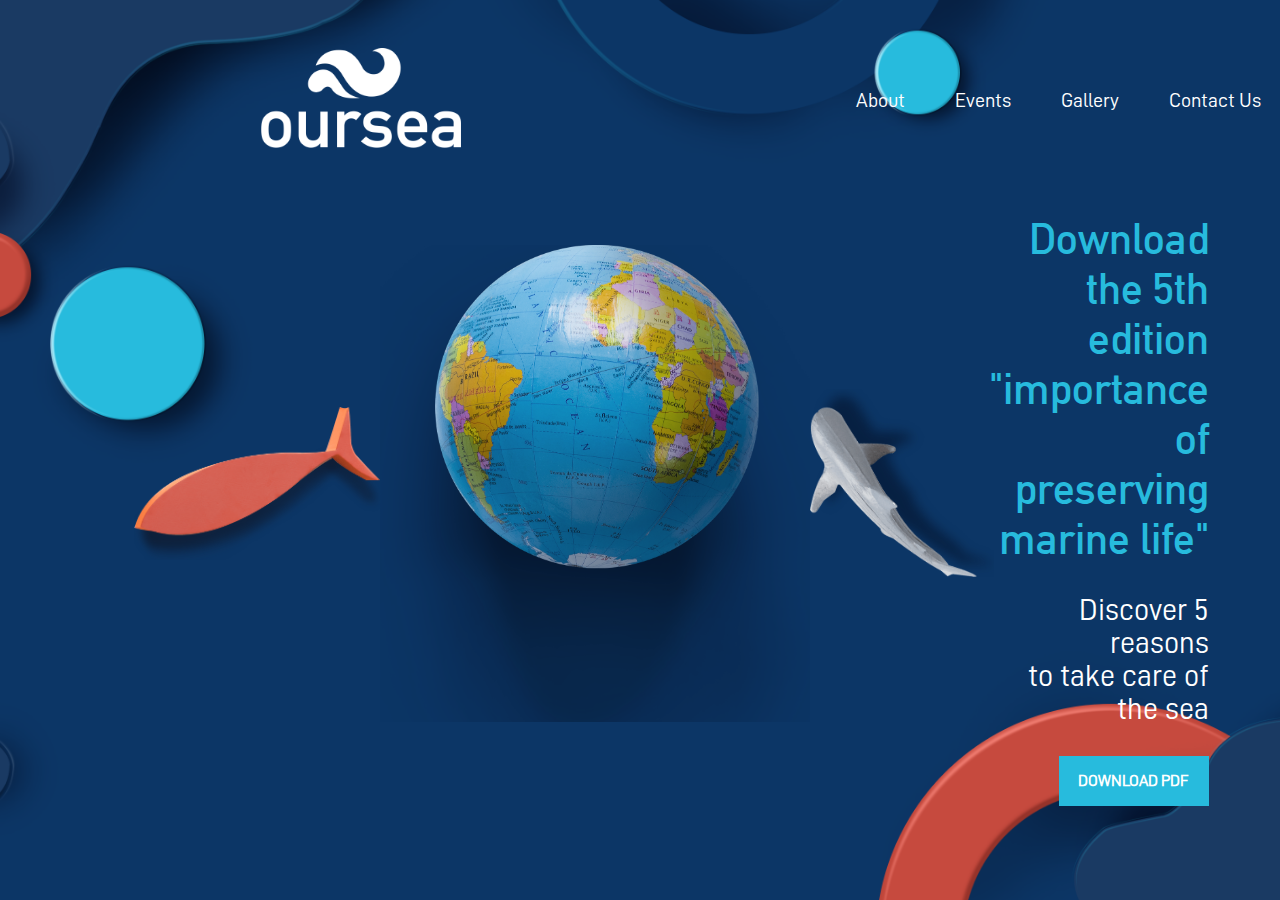
<file: index.html>
<!DOCTYPE html>
<html lang="en">
<head>
    <meta charset="UTF-8">
    <link rel="stylesheet" href="style.css">
    <link rel="stylesheet" href="header.css">
    <link rel="stylesheet" href="background.css">
    <title>Our Sea</title>

</head>
<body>
<header class="header">
    <div class="logo">
        <a href="index.html">
            <img src="images/logo.png" alt="Logo" width="200px" height="100px">
        </a>
    </div>
    <nav class="navbar">
        <ul class="links">
            <li>
                <div class="link_container">
                    <a class="navigation_links" href="about.html">About</a>
                </div>
            </li>
            <li>
                <div class="link_container">
                    <a class="navigation_links" href="events.html">Events</a>
                </div>
            </li>
            <li>
                <div class="link_container">
                    <a class="navigation_links" href="gallery.html">Gallery</a>
                </div>
            </li>
            <li>
                <div class="link_container">
                    <a class="navigation_links" href="form.html">Contact Us</a>
                </div>
            </li>
        </ul>
    </nav>
</header>
<main class="main">
    <div class="container">
        <div class="img_container">
            <div class="fish_container">
                <img class="fish" src="images/image.png" alt="Fish">
            </div>
            <div class="earth_container">
                <img class="earth" src="images/image_2.png" alt="Earth">
            </div>
            <div class="shark_container">
                <img class="shark" src="images/image_3.png" alt="Shark">
            </div>
        </div>
        <div class="about_site">
            <div class="paragraph">
                Download the 5th edition
                "importance of preserving
                marine life"
            </div>
            <div class="over_butt_text">
                Discover 5 reasons<br>to take care of the sea
            </div>
            <div class="butt_container">
                <button class="download_butt">
                    DOWNLOAD PDF
                </button>
            </div>
        </div>
    </div>
</main>
<!--<footer>
    <div class="subtitle">
        let`s take care of our sea
    </div>
</footer>-->

</body>
</html>
</file>
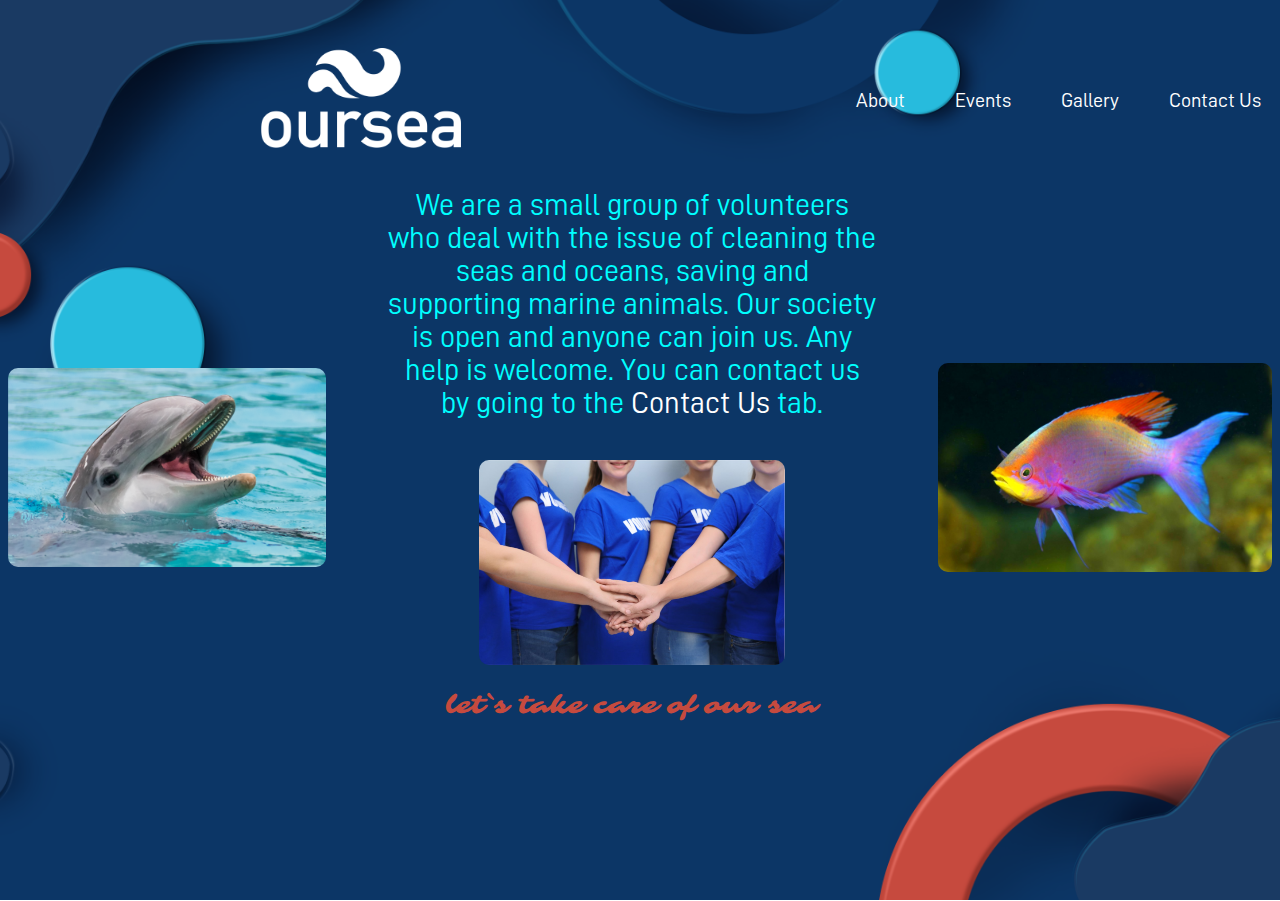
<file: about.html>
<!DOCTYPE html>
<html lang="en">
<head>
    <meta charset="UTF-8">
    <title>About Our Sea</title>
    <link rel="stylesheet" href="header.css">
    <link rel="stylesheet" href="background.css">
    <link rel="stylesheet" href="about_styles.css">
</head>
<body>
<header class="header">
    <div class="logo">
        <a href="index.html">
            <img src="images/logo.png" alt="Logo" width="200px" height="100px">
        </a>
    </div>
    <nav class="navbar">
        <ul class="links">
            <li>
                <div class="link_container">
                    <a class="navigation_links" href="about.html">About</a>
                </div>
            </li>
            <li>
                <div class="link_container">
                    <a class="navigation_links" href="events.html">Events</a>
                </div>
            </li>
            <li>
                <div class="link_container">
                    <a class="navigation_links" href="gallery.html">Gallery</a>
                </div>
            </li>
            <li>
                <div class="link_container">
                    <a class="navigation_links" href="form.html">Contact Us</a>
                </div>
            </li>
        </ul>
    </nav>
</header>
<main class="main">
    <div class="first_img">
        <img class="dolphin" src="images/dolphin1.png" alt="dolphin">
    </div>
    <div class="middle_container">
        <div class="about_text">
            We are a small group of volunteers who deal with the issue
            of cleaning the seas and oceans, saving and supporting marine animals.
            Our society is open and anyone can join us. Any help is welcome.
            You can contact us by going to the
            <a class="navigation_links" href="form.html">Contact Us</a> tab.
        </div>
        <div class="img_container">
            <img class="volunteers" src="images/volunteers.jpg" alt="volunteers">
        </div>
        <p class="subtitle">let`s take care of our sea</p>
    </div>
    <div class="sec_img">
        <img class="fish2" src="images/fish2.jpg" alt="fish">
    </div>
</main>
</body>
</html>
</file>
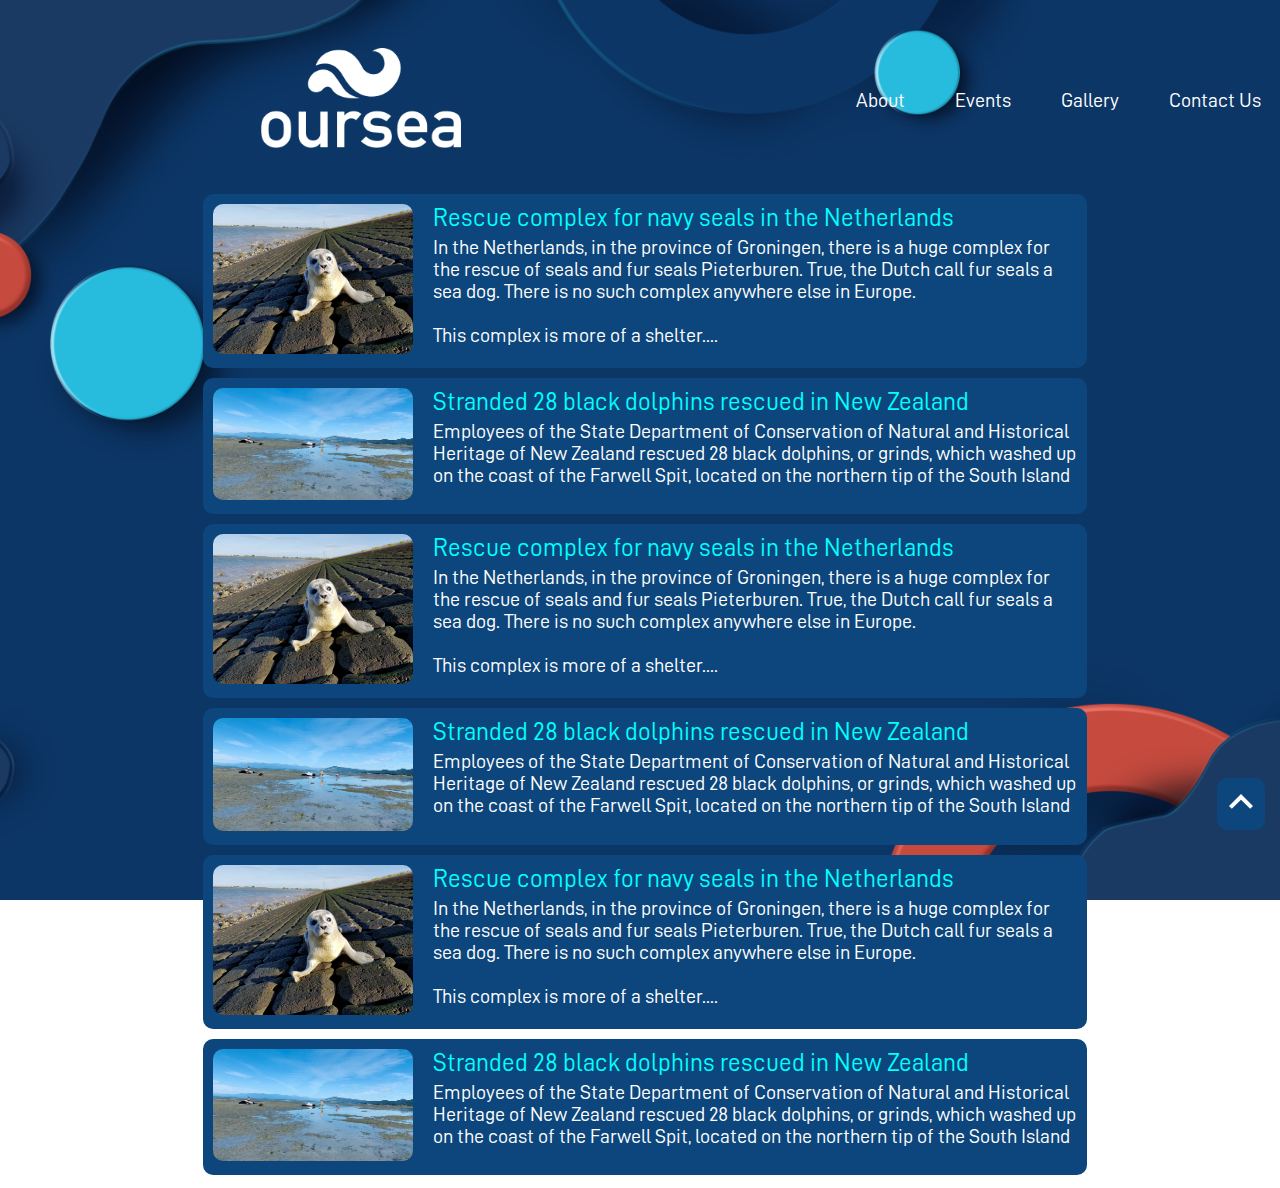
<file: events.html>
<!DOCTYPE html>
<html lang="en">
<head>
    <meta charset="UTF-8">
    <link rel="stylesheet" href="header.css">
    <link rel="stylesheet" href="background.css">
    <link rel="stylesheet" href="events_style.css">

    <title>Events</title>

</head>
<body>
<a name="top"></a>
<header class="header">
    <div class="logo">
        <a href="index.html">
            <img src="images/logo.png" alt="Logo" width="200px" height="100px">
        </a>
    </div>
    <nav class="navbar">
        <ul class="links">
            <li>
                <div class="link_container">
                    <a class="navigation_links" href="about.html">About</a>
                </div>
            </li>
            <li>
                <div class="link_container">
                    <a class="navigation_links" href="events.html">Events</a>
                </div>
            </li>
            <li>
                <div class="link_container">
                    <a class="navigation_links" href="gallery.html">Gallery</a>
                </div>
            </li>
            <li>
                <div class="link_container">
                    <a class="navigation_links" href="form.html">Contact Us</a>
                </div>
            </li>
        </ul>
    </nav>
</header>
<main class="main">
    <div class="events_container">
        <div class="event">
            <div class="event_logo">
                <img class="event_logo_img" src="images/marine_cat.png" alt="marine cat">
            </div>
            <div class="event_text">
                <p class="title">
                    Rescue complex for navy seals in the Netherlands
                </p>
                In the Netherlands, in the province of Groningen, there is a huge complex
                for the rescue of seals and fur seals Pieterburen. True, the Dutch call fur
                seals a sea dog. There is no such complex anywhere else in Europe.
                <br><br>
                This complex is more of a shelter....
            </div>
        </div>
        <div class="event">
            <div class="event_logo">
                <img class="event_logo_img" src="images/dolphin_resque.jpg" alt="dolphin">
            </div>
            <div class="event_text">
                <p class="title">
                Stranded 28 black dolphins rescued in New Zealand
                </p>
                Employees of the State Department of Conservation of Natural and Historical
                Heritage of New Zealand rescued 28 black dolphins, or grinds, which washed
                up on the coast of the Farwell Spit, located on the northern tip of the
                South Island
            </div>
        </div>
        <div class="event">
            <div class="event_logo">
                <img class="event_logo_img" src="images/marine_cat.png" alt="marine cat">
            </div>
            <div class="event_text">
                <p class="title">
                    Rescue complex for navy seals in the Netherlands
                </p>
                In the Netherlands, in the province of Groningen, there is a huge complex
                for the rescue of seals and fur seals Pieterburen. True, the Dutch call fur
                seals a sea dog. There is no such complex anywhere else in Europe.
                <br><br>
                This complex is more of a shelter....
            </div>
        </div>
        <div class="event">
            <div class="event_logo">
                <img class="event_logo_img" src="images/dolphin_resque.jpg" alt="dolphin">
            </div>
            <div class="event_text">
                <p class="title">
                    Stranded 28 black dolphins rescued in New Zealand
                </p>
                Employees of the State Department of Conservation of Natural and Historical
                Heritage of New Zealand rescued 28 black dolphins, or grinds, which washed
                up on the coast of the Farwell Spit, located on the northern tip of the
                South Island
            </div>
        </div>
        <div class="event">
            <div class="event_logo">
                <img class="event_logo_img" src="images/marine_cat.png" alt="marine cat">
            </div>
            <div class="event_text">
                <p class="title">
                    Rescue complex for navy seals in the Netherlands
                </p>
                In the Netherlands, in the province of Groningen, there is a huge complex
                for the rescue of seals and fur seals Pieterburen. True, the Dutch call fur
                seals a sea dog. There is no such complex anywhere else in Europe.
                <br><br>
                This complex is more of a shelter....
            </div>
        </div>
        <div class="event">
            <div class="event_logo">
                <img class="event_logo_img" src="images/dolphin_resque.jpg" alt="dolphin">
            </div>
            <div class="event_text">
                <p class="title">
                    Stranded 28 black dolphins rescued in New Zealand
                </p>
                Employees of the State Department of Conservation of Natural and Historical
                Heritage of New Zealand rescued 28 black dolphins, or grinds, which washed
                up on the coast of the Farwell Spit, located on the northern tip of the
                South Island
            </div>
        </div>
    </div>
    <div class="up_butt">
        <a href="#top">
            <img class="up_butt_img" src="images/up_arrow.svg" alt="">
        </a>
    </div>
</main>

</body>
</html>
</file>
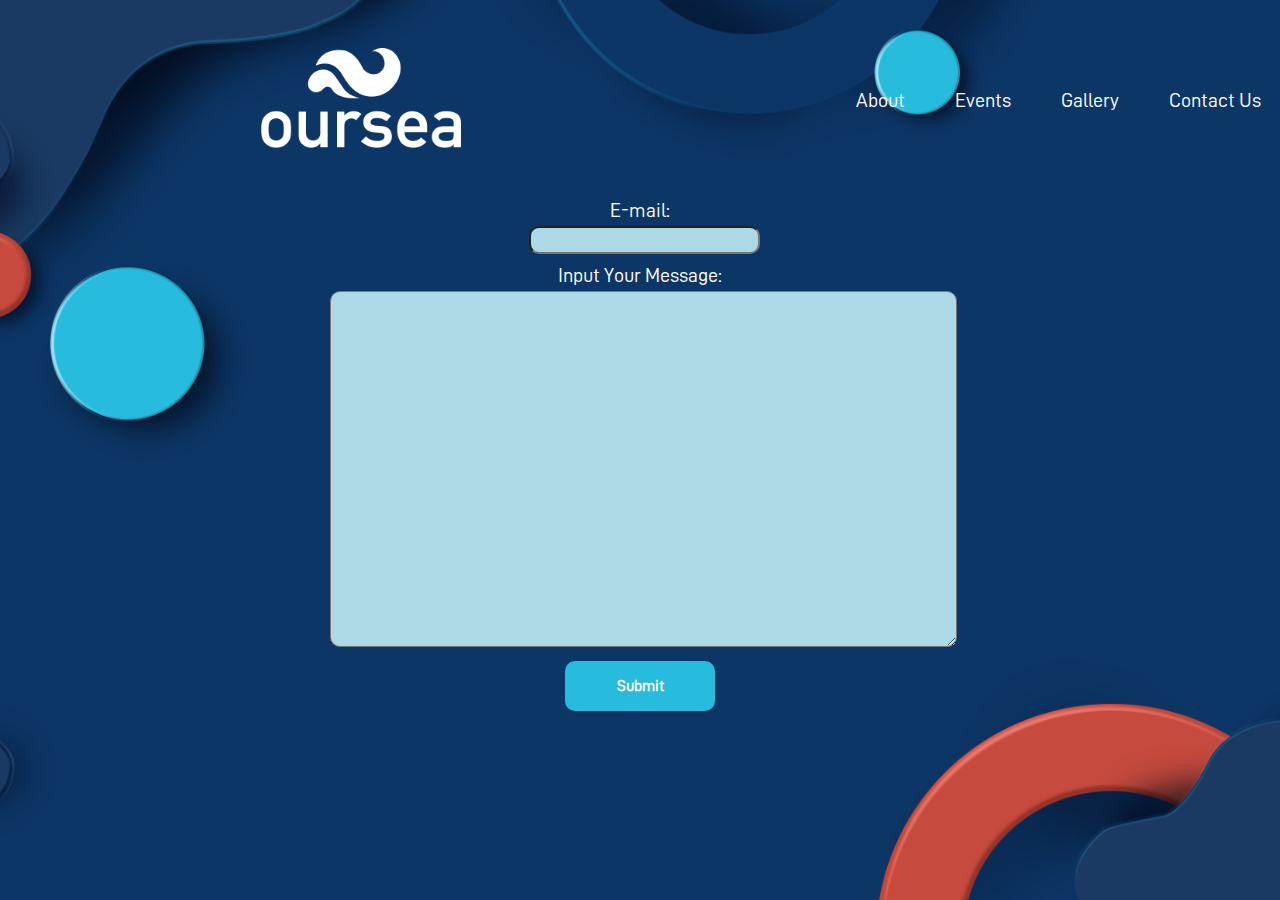
<file: form.html>
<!DOCTYPE html>
<html lang="en">
<head>
    <meta charset="UTF-8">
    <link rel="stylesheet" href="header.css">
    <link rel="stylesheet" href="background.css">
    <link rel="stylesheet" href="form_style.css">
    <title>Contact Us</title>
</head>
<body>
<header class="header">
    <div class="logo">
        <a href="index.html">
            <img src="images/logo.png" alt="Logo" width="200px" height="100px">
        </a>
    </div>
    <nav class="navbar">
        <ul class="links">
            <li>
                <div class="link_container">
                    <a class="navigation_links" href="about.html">About</a>
                </div>
            </li>
            <li>
                <div class="link_container">
                    <a class="navigation_links" href="events.html">Events</a>
                </div>
            </li>
            <li>
                <div class="link_container">
                    <a class="navigation_links" href="gallery.html">Gallery</a>
                </div>
            </li>
            <li>
                <div class="link_container">
                    <a class="navigation_links" href="form.html">Contact Us</a>
                </div>
            </li>
        </ul>
    </nav>
</header>
<main class="main">
    <form class="form">
        <div class="email_input">
            <div>
                <label for="email">E-mail:</label>
            </div>
            <div>
                <input type="email" id="email" required>
            </div>
        </div>
        <div class="msg_input">
            <div>
                <label for="msg">Input Your Message:</label>
            </div>
            <div>
                <textarea cols="60" rows="20" id="msg"></textarea>
            </div>
            <div>
                <input type="submit" id="submit_butt">
            </div>
        </div>
    </form>
</main>
</body>
</html>
</file>
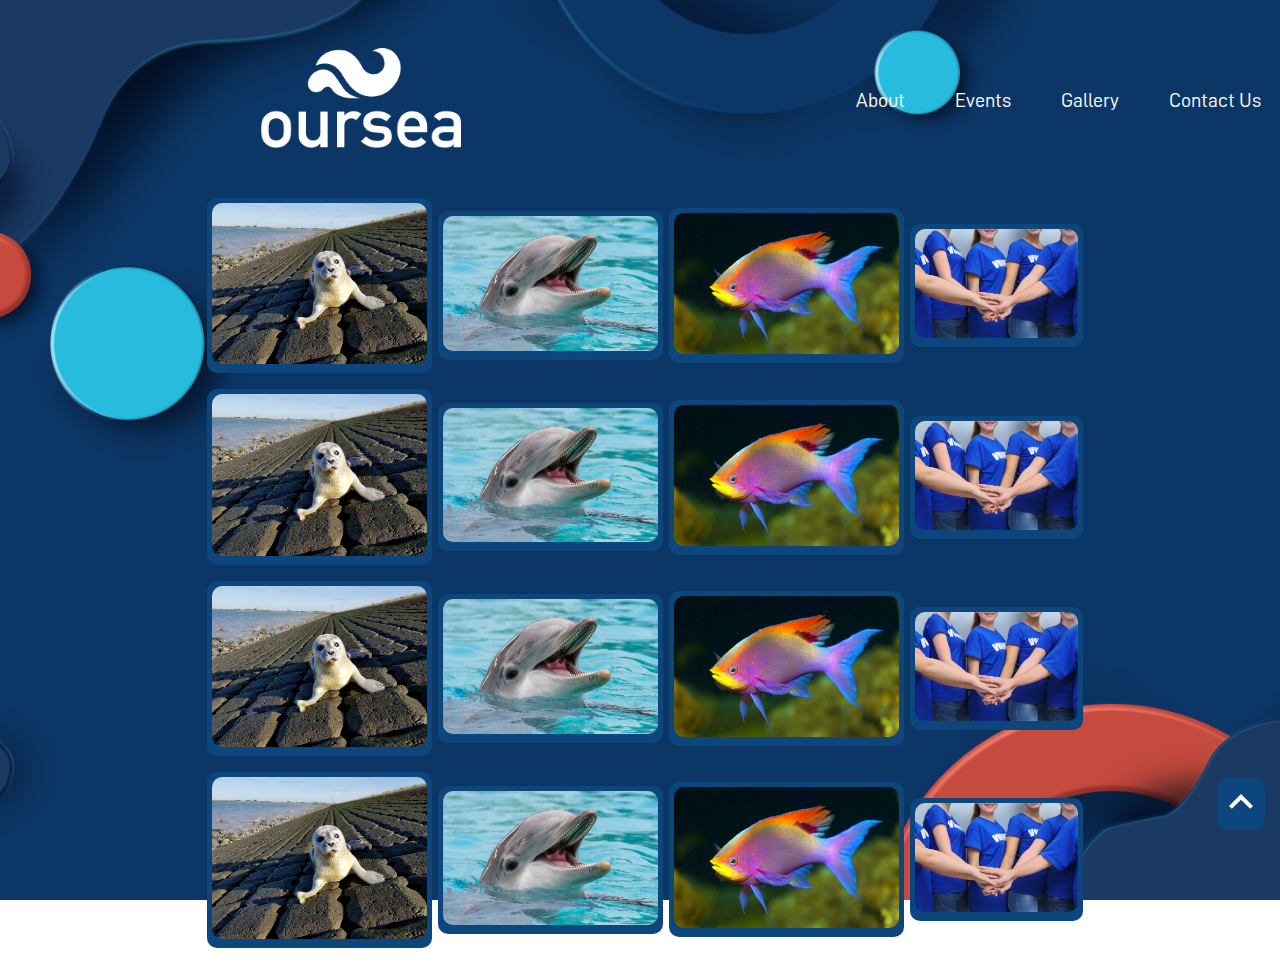
<file: gallery.html>
<!DOCTYPE html>
<html lang="en">
<head>
    <meta charset="UTF-8">
    <link rel="stylesheet" href="header.css">
    <link rel="stylesheet" href="background.css">
    <link rel="stylesheet" href="gallery_style.css">
    <title>Gallery</title>

</head>
<body>
<a name="top"></a>
<header class="header">
    <div class="logo">
        <a href="index.html">
            <img src="images/logo.png" alt="Logo" width="200px" height="100px">
        </a>
    </div>
    <nav class="navbar">
        <ul class="links">
            <li>
                <div class="link_container">
                    <a class="navigation_links" href="about.html">About</a>
                </div>
            </li>
            <li>
                <div class="link_container">
                    <a class="navigation_links" href="events.html">Events</a>
                </div>
            </li>
            <li>
                <div class="link_container">
                    <a class="navigation_links" href="gallery.html">Gallery</a>
                </div>
            </li>
            <li>
                <div class="link_container">
                    <a class="navigation_links" href="form.html">Contact Us</a>
                </div>
            </li>
        </ul>
    </nav>
</header>
<main class="main">
    <div class="gallery_container">
        <table>
            <tr>
                <td>
                    <div class="gallery_cell">
                        <img class="gallery_img" src="images/marine_cat.png" alt="Logo">
                    </div>
                </td>
                <td>
                    <div class="gallery_cell">
                        <img class="gallery_img" src="images/dolphin1.png" alt="Logo">
                    </div>
                </td>
                <td>
                    <div class="gallery_cell">
                        <img class="gallery_img" src="images/fish2.jpg" alt="Logo">
                    </div>
                </td>
                <td>
                    <div class="gallery_cell">
                        <img class="gallery_img" src="images/volunteers.jpg" alt="Logo">
                    </div>
                </td>
            </tr>
            <tr>
                <td>
                    <div class="gallery_cell">
                        <img class="gallery_img" src="images/marine_cat.png" alt="Logo">
                    </div>
                </td>
                <td>
                    <div class="gallery_cell">
                        <img class="gallery_img" src="images/dolphin1.png" alt="Logo">
                    </div>
                </td>
                <td>
                    <div class="gallery_cell">
                        <img class="gallery_img" src="images/fish2.jpg" alt="Logo">
                    </div>
                </td>
                <td>
                    <div class="gallery_cell">
                        <img class="gallery_img" src="images/volunteers.jpg" alt="Logo">
                    </div>
                </td>
            </tr>
            <tr>
                <td>
                    <div class="gallery_cell">
                        <img class="gallery_img" src="images/marine_cat.png" alt="Logo">
                    </div>
                </td>
                <td>
                    <div class="gallery_cell">
                        <img class="gallery_img" src="images/dolphin1.png" alt="Logo">
                    </div>
                </td>
                <td>
                    <div class="gallery_cell">
                        <img class="gallery_img" src="images/fish2.jpg" alt="Logo">
                    </div>
                </td>
                <td>
                    <div class="gallery_cell">
                        <img class="gallery_img" src="images/volunteers.jpg" alt="Logo">
                    </div>
                </td>
            </tr>
            <tr>
                <td>
                    <div class="gallery_cell">
                        <img class="gallery_img" src="images/marine_cat.png" alt="Logo">
                    </div>
                </td>
                <td>
                    <div class="gallery_cell">
                        <img class="gallery_img" src="images/dolphin1.png" alt="Logo">
                    </div>
                </td>
                <td>
                    <div class="gallery_cell">
                        <img class="gallery_img" src="images/fish2.jpg" alt="Logo">
                    </div>
                </td>
                <td>
                    <div class="gallery_cell">
                        <img class="gallery_img" src="images/volunteers.jpg" alt="Logo">
                    </div>
                </td>
            </tr>
        </table>
    </div>
    <div class="up_butt">
        <a href="#top">
            <img class="up_butt_img" src="images/up_arrow.svg" alt="">
        </a>
    </div>
</main>

</body>
</html>
</file>
<file: style.css>
@font-face {
    font-family: D-DIN;
    src: url("fonts/d-din.regular.ttf");
    font-style: normal;
    font-weight: normal;
}

@font-face {
    font-family: DINAlternate;
    src: url("fonts/DINAlternate-Bold.ttf");
    font-style: normal;
    font-weight: bold;
}

.paragraph {
    font-size: 43px;
    font-family: DINAlternate, sans-serif;
    color: rgb(39, 187, 221);
    text-align: right;
}

.over_butt_text {
    font-size: 30px;
    font-family: D-DIN, sans-serif;
    margin-top: 30px;
    margin-bottom: 30px;
    color: white;
    text-align: right;
    display: flex;
    flex-direction: column;
}

.butt_container {
    position: relative;
}

.download_butt {
    cursor: pointer;
    outline: none;
    color: white;
    font-size: 16px;
    font-family: D-DIN, sans-serif;
    font-weight: bold;
    position: absolute;
    right: 0;
    border: none;
    background: rgb(39, 187, 221);
    width: 150px;
    height: 50px;
}


.download_butt:hover {
    background: white;
    color: rgb(39, 187, 221);
    transition: .5s;
}

.main {
    width: 100%;
    display: flex;
    flex-direction: row;
    justify-content: flex-start;
}

.container {
    min-width: 800px;
    width: 100%;
    display: flex;
    padding-top: 2%;
    padding-right: 5%;
    padding-left: 10%;
    flex-direction: row;
    align-items: center;
}

.about_site {
    align-self: flex-start;
    width: 20%;
    display: flex;
    flex-direction: column;
    align-items: flex-end;
}

.img_container {
    width: 80%;
    display: flex;
    flex-direction: row;
    align-items: center;
}

.earth_container {
    width: 70%;
}

.shark_container {
    width: 30%;
}

.fish_container {
    width: 40%;
}

.fish {
    width: 100%;
}

.earth {
    width: 100%;
}

.shark {
    width: 100%;
}
</file>
<file: header.css>
@font-face {
    font-family: D-DIN;
    src: url("fonts/d-din.regular.ttf");
    font-style: normal;
    font-weight: normal;
}

@font-face {
    font-family: Sarina;
    src: url("fonts/sarina.regular.ttf");
    font-style: normal;
    font-weight: normal;
}


::-webkit-scrollbar-track {
    background-color: #0d467c;
}

::-webkit-scrollbar-thumb {
    -webkit-border-radius: 10px;
    border-radius: 10px;
    background-color:#6dc0c8;
}

::-webkit-scrollbar-thumb:hover{
    background-color:#56999f;
}

::-webkit-scrollbar{
    width: 4px;
    height: 4px;
}

header {
    display: flex;
    flex-direction: row;
    padding-top: 40px;
    padding-bottom: 37px;
    padding-left: 20%;
    align-items: center;
    justify-items: center;
}

.navbar {
    position: relative;
    padding-left: 20%;
}

.links {
    width: 100%;
    font-family: D-DIN, sans-serif;
    display: flex;
    flex-direction: row;
    list-style-type: none;
}

.links li {
    padding-left: 50px;
}

.navigation_links {
    text-decoration: none;
    font-size: 20px;
    color: white;
}


.navigation_links:hover {
    color: aqua;
}

.navigation_links:hover:after {
    opacity: 1;
}

.link_container {
    position: relative;
    display: flex;
    flex-direction: column;
}

.navigation_links:after {
    content: "";
    display: block;
    width: 100%;
    height: 1px;
    opacity: 0;

    background-color: aqua;

    position: absolute;
    top: 100%;
    left: 0;
    z-index: 1;

}

.logo {
    width: 30%;
}
</file>
<file: background.css>
html {
    background-image: url("images/background.png");
    background-repeat: no-repeat;
    background-position: center center;
    background-attachment: fixed;
    background-size: cover;
}
</file>
<file: about_styles.css>
@font-face {
    font-family: D-DIN;
    src: url("fonts/d-din.regular.ttf");
    font-style: normal;
    font-weight: normal;
}

.main {
    display: flex;
    width: 100%;
    justify-content: center;
    align-items: center;
    flex-direction: row;
}

.about_text {
    width: 80%;
    font-family: D-DIN, sans-serif;
    font-size: 30px;
    text-align: center;
    color: aqua;
}

.about_text .navigation_links {
    width: 100%;
    font-size: 30px;
}

.img_container {
    margin-top: 40px;
    display: flex;
    width: 50%;
    justify-content: center;
    align-items: center;
}

.first_img {
    height: 100%;
    width: available;
    display: flex;
    justify-content: center;
    align-items: center;
}

.dolphin {
    width: 100%;
    border-radius: 10px;
}

.sec_img {
    height: 100%;
    width: available;
    display: flex;
    justify-content: center;
    align-items: center;
}

.fish2 {
    width: 100%;
    border-radius: 10px;
}

.middle_container {
    display: flex;
    width: available;
    height: 100%;
    justify-content: center;
    align-items: center;
    flex-direction: column;
}

.volunteers {
    width: 100%;
    border-radius: 10px;
}


.subtitle {
    font-size: 25px;
    font-family: Sarina, sans-serif;
    color: rgb(198, 74, 62);
}
</file>
<file: events_style.css>
@font-face {
    font-family: D-DIN;
    src: url("fonts/d-din.regular.ttf");
    font-style: normal;
    font-weight: normal;
}

.main {
    display: flex;
    justify-content: center;
    flex-direction: row;
}

.events_container {
    display: flex;
    flex-direction: column;
    width: 70%;
}

.event {
    display: flex;
    flex-direction: row;
    width: 100%;
    background-color: #0d467c;
    color: white;
    border-radius: 10px;
    margin: 5px;
}

.title {
    font-size: 25px;
    color: aqua;
    margin: 0;
    margin-bottom: 5px;
}

.event_logo {
    padding: 10px;
}

.event_logo_img {
    width: 200px;
    border-radius: 10px;
}

.event_text {
    padding: 10px;
    font-family: D-DIN, sans-serif;
    font-size: 20px;
    text-align: left;
}

.event:hover {
    cursor: pointer;
    background-color: #4082bf;
    transition: .5s;
}

.up_butt {
    position:fixed;
    z-index: 999;
    bottom:70px;
    right:15px;
    cursor:pointer;
    background-color: #0d467c;
    border-radius: 10px;
}

.up_butt:hover {
    background-color: #4082bf;
    transition: .5s;
}
</file>
<file: form_style.css>
@font-face {
    font-family: DINAlternate;
    src: url("fonts/DINAlternate-Bold.ttf");
    font-style: normal;
    font-weight: bold;
}

@font-face {
    font-family: D-DIN;
    src: url("fonts/d-din.regular.ttf");
    font-style: normal;
    font-weight: normal;
}

.main {
    display: flex;
    width: 100%;
    flex-direction: column;
    margin-top: 10px;
    align-items: center;
}

.form {
    font-family: D-DIN, sans-serif;
    font-size: 20px;
    color: white;
    margin-left: 25%;
    margin-right: 25%;
    align-items: center;
}

.email_input {
    display: flex;
    flex-direction: column;
    align-items: center;
    margin-bottom: 10px;
    width: 100%;
}

.msg_input {
    width: 100%;
    display: flex;
    flex-direction: column;
    align-items: center;
}

#email {
    background-color: lightblue;
    margin-top: 5px;
    outline-color: rgb(39, 187, 221);
    width: 100%;
    text-align: center;
    font-family: D-DIN, sans-serif;
    color: rgb(12, 54, 102);
    font-weight: bold;
    font-size: 20px;
    border-radius: 10px;
}

#email:hover {
    background-color: white;
    transition: .5s;
}

#msg:hover {
    background-color: white;
    transition: .5s;
}

#msg {
    width: 100%;
    background-color: lightblue;
    margin-top: 5px;
    outline-color: rgb(39, 187, 221);
    text-align: left;
    height: 350px;
    font-family: D-DIN, sans-serif;
    color: rgb(12, 54, 102);
    font-weight: bold;
    font-size: 20px;
    border-radius: 10px;
}

#submit_butt {
    margin-top: 10px;
    cursor: pointer;
    outline: none;
    border-radius: 10px;
    color: white;
    font-size: 16px;
    font-family: D-DIN, sans-serif;
    font-weight: bold;
    border: none;
    background: rgb(39, 187, 221);
    width: 150px;
    height: 50px;
}

#submit_butt:hover {
    background: white;
    color: rgb(39, 187, 221);
    transition: .5s;
}
</file>
<file: gallery_style.css>
.main {
    display: flex;
    justify-content: center;
    flex-direction: row;
}

.gallery_container {
    display: flex;
    flex-direction: column;
    width: 70%;
}

td {
    padding: 7px;
}
.gallery_img {
    width: 100%;
    border-radius: 10px;
}

.gallery_cell {
    background-color: #0d467c;
    padding: 5px;
    border-radius: 10px;
    width: 100%;
}

.gallery_cell:hover {
    cursor: pointer;
    background-color: #4082bf;
    transition: .5s;
}


.up_butt {
    position:fixed;
    z-index: 999;
    bottom:70px;
    right:15px;
    cursor:pointer;
    background-color: #0d467c;
    border-radius: 10px;
}

.up_butt:hover {
    background-color: #4082bf;
    transition: .5s;
}
</file>
